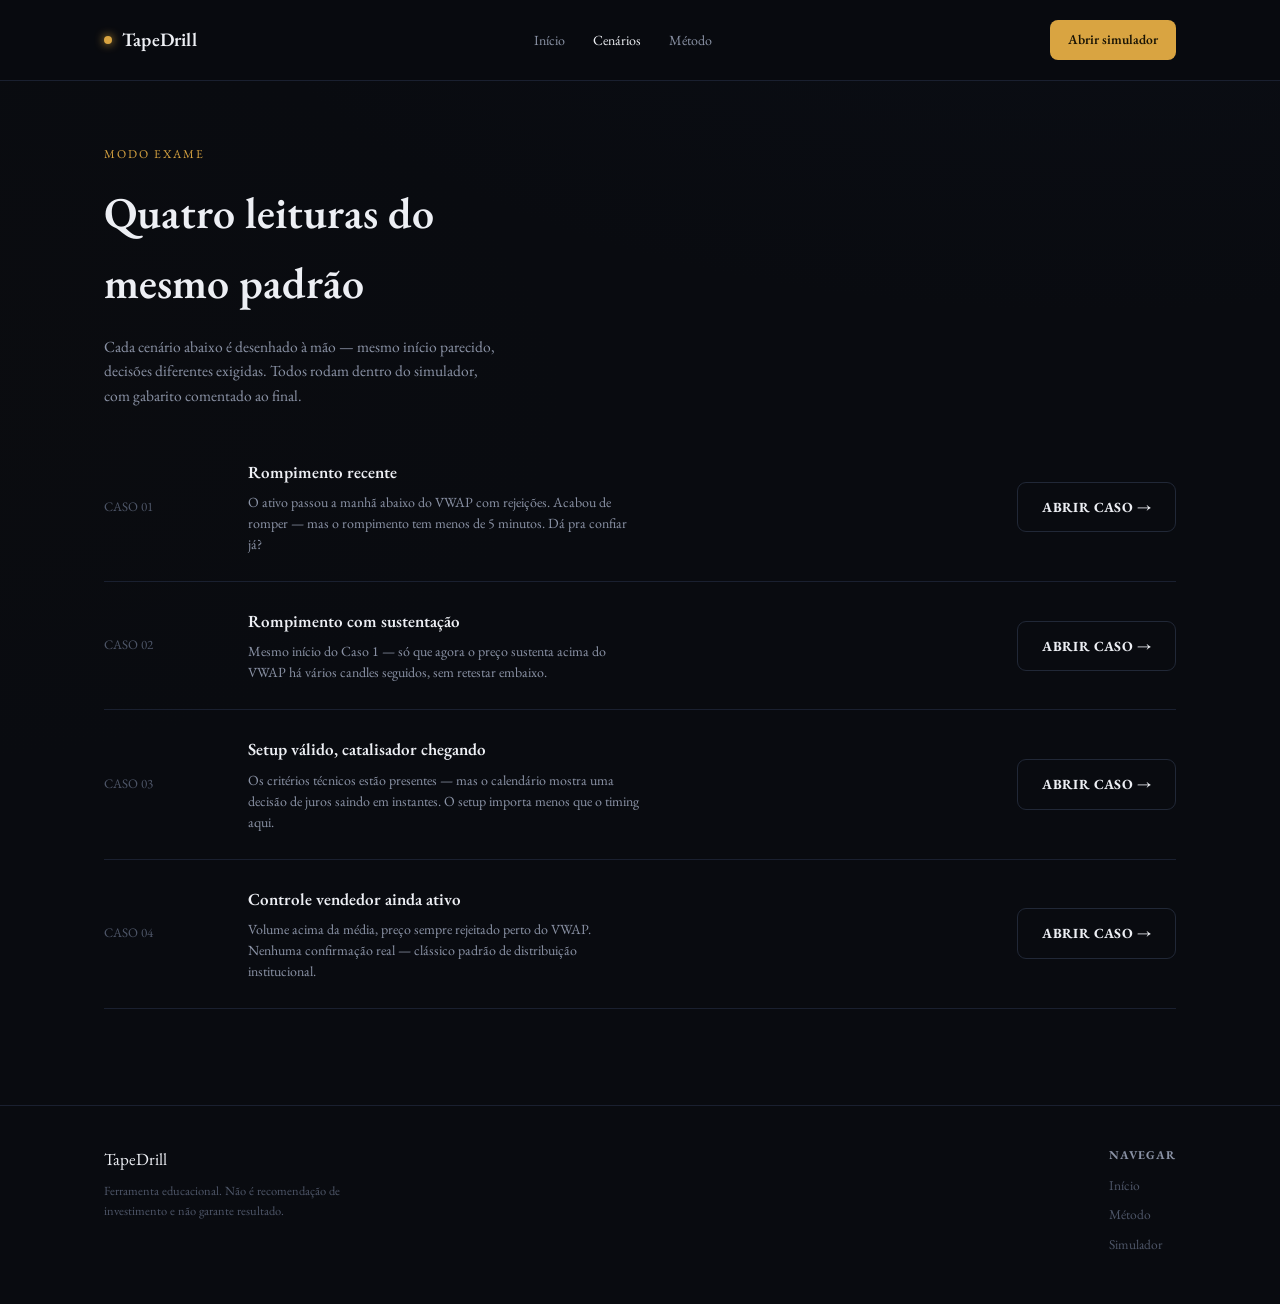
<file: cenarios.html>
<!DOCTYPE html>
<!--
  PÁGINA: Cenários (/cenarios.html)
  O QUE É: galeria com os 4 casos do Modo Exame do simulador, cada um com contexto.
  DEPENDE DE: assets/style.css
  Os 4 casos em si (texto, gabarito) vivem em simulador-vwap.html → array CASOS
  (procure por "const CASOS" nesse arquivo se for editar o conteúdo dos casos).
-->
<html lang="pt-BR">
<head>
<meta charset="UTF-8">
<meta name="viewport" content="width=device-width, initial-scale=1.0">
<title>Cenários — TapeDrill</title>
<link rel="icon" href="/assets/favicon/favicon.svg" type="image/svg+xml">
<link rel="icon" href="/assets/favicon.ico" sizes="any">
<link rel="icon" type="image/png" sizes="32x32" href="/assets/favicon/favicon-32x32.png">
<link rel="icon" type="image/png" sizes="16x16" href="/assets/favicon/favicon-16x16.png">
<link rel="apple-touch-icon" href="/assets/favicon/apple-touch-icon.png">
<link rel="manifest" href="/assets/favicon/site.webmanifest">
<link rel="preconnect" href="https://fonts.googleapis.com">
<link href="https://fonts.googleapis.com/css2?family=EB+Garamond:ital,wght@0,400;0,500;0,600;0,700;0,800;1,400;1,500;1,600&display=swap" rel="stylesheet">
<link rel="stylesheet" href="assets/style.css">
<style>
  .scenario{
    display:grid; grid-template-columns:120px 1fr auto; gap:24px; align-items:center;
    padding:26px 0; border-bottom:1px solid var(--line-soft);
  }
  .scenario .id{font-family:var(--font-mono); font-size:13px; color:var(--faint)}
  .scenario h3{font-size:17px; font-weight:600; margin-bottom:6px}
  .scenario p{color:var(--muted); font-size:14px; max-width:56ch; line-height:1.5}
  @media (max-width:700px){ .scenario{grid-template-columns:1fr; gap:8px} }
</style>
</head>
<body>
<nav class="site">
  <div class="wrap" style="display:flex;align-items:center;justify-content:space-between;width:100%">
    <a href="index.html" class="logo" style="text-decoration:none;color:inherit"><span class="dot"></span>TapeDrill</a>
    <div class="links">
      <a href="index.html">Início</a>
      <a href="cenarios.html" class="active">Cenários</a>
      <a href="metodo.html">Método</a>
    </div>
    <a href="login/" class="cta">Abrir simulador</a>
  </div>
</nav>

<section class="section" style="padding-top:64px">
  <div class="wrap">
    <div class="eyebrow" style="font-family:var(--font-mono);font-size:12px;letter-spacing:2px;text-transform:uppercase;color:var(--gold);margin-bottom:14px">modo exame</div>
    <h1 style="font-family:var(--font-display);font-size:clamp(30px,4.5vw,44px);font-weight:600;max-width:18ch;margin-bottom:16px">Quatro leituras do mesmo padrão</h1>
    <p style="color:var(--muted);font-size:15.5px;max-width:56ch;margin-bottom:24px">Cada cenário abaixo é desenhado à mão — mesmo início parecido, decisões diferentes exigidas. Todos rodam dentro do simulador, com gabarito comentado ao final.</p>

    <div>
      <div class="scenario">
        <div class="id">CASO 01</div>
        <div>
          <h3>Rompimento recente</h3>
          <p>O ativo passou a manhã abaixo do VWAP com rejeições. Acabou de romper — mas o rompimento tem menos de 5 minutos. Dá pra confiar já?</p>
        </div>
        <a href="login/" class="btn ghost">Abrir caso →</a>
      </div>
      <div class="scenario">
        <div class="id">CASO 02</div>
        <div>
          <h3>Rompimento com sustentação</h3>
          <p>Mesmo início do Caso 1 — só que agora o preço sustenta acima do VWAP há vários candles seguidos, sem retestar embaixo.</p>
        </div>
        <a href="login/" class="btn ghost">Abrir caso →</a>
      </div>
      <div class="scenario">
        <div class="id">CASO 03</div>
        <div>
          <h3>Setup válido, catalisador chegando</h3>
          <p>Os critérios técnicos estão presentes — mas o calendário mostra uma decisão de juros saindo em instantes. O setup importa menos que o timing aqui.</p>
        </div>
        <a href="login/" class="btn ghost">Abrir caso →</a>
      </div>
      <div class="scenario">
        <div class="id">CASO 04</div>
        <div>
          <h3>Controle vendedor ainda ativo</h3>
          <p>Volume acima da média, preço sempre rejeitado perto do VWAP. Nenhuma confirmação real — clássico padrão de distribuição institucional.</p>
        </div>
        <a href="login/" class="btn ghost">Abrir caso →</a>
      </div>
    </div>
  </div>
</section>

<footer class="site">
  <div class="wrap grid">
    <div>
      <div class="brand">TapeDrill</div>
      <p>Ferramenta educacional. Não é recomendação de investimento e não garante resultado.</p>
    </div>
    <div class="cols">
      <div class="col">
        <b>Navegar</b>
        <a href="index.html">Início</a>
        <a href="metodo.html">Método</a>
        <a href="login/">Simulador</a>
      </div>
    </div>
  </div>
</footer>
</body>
</html>
</file>
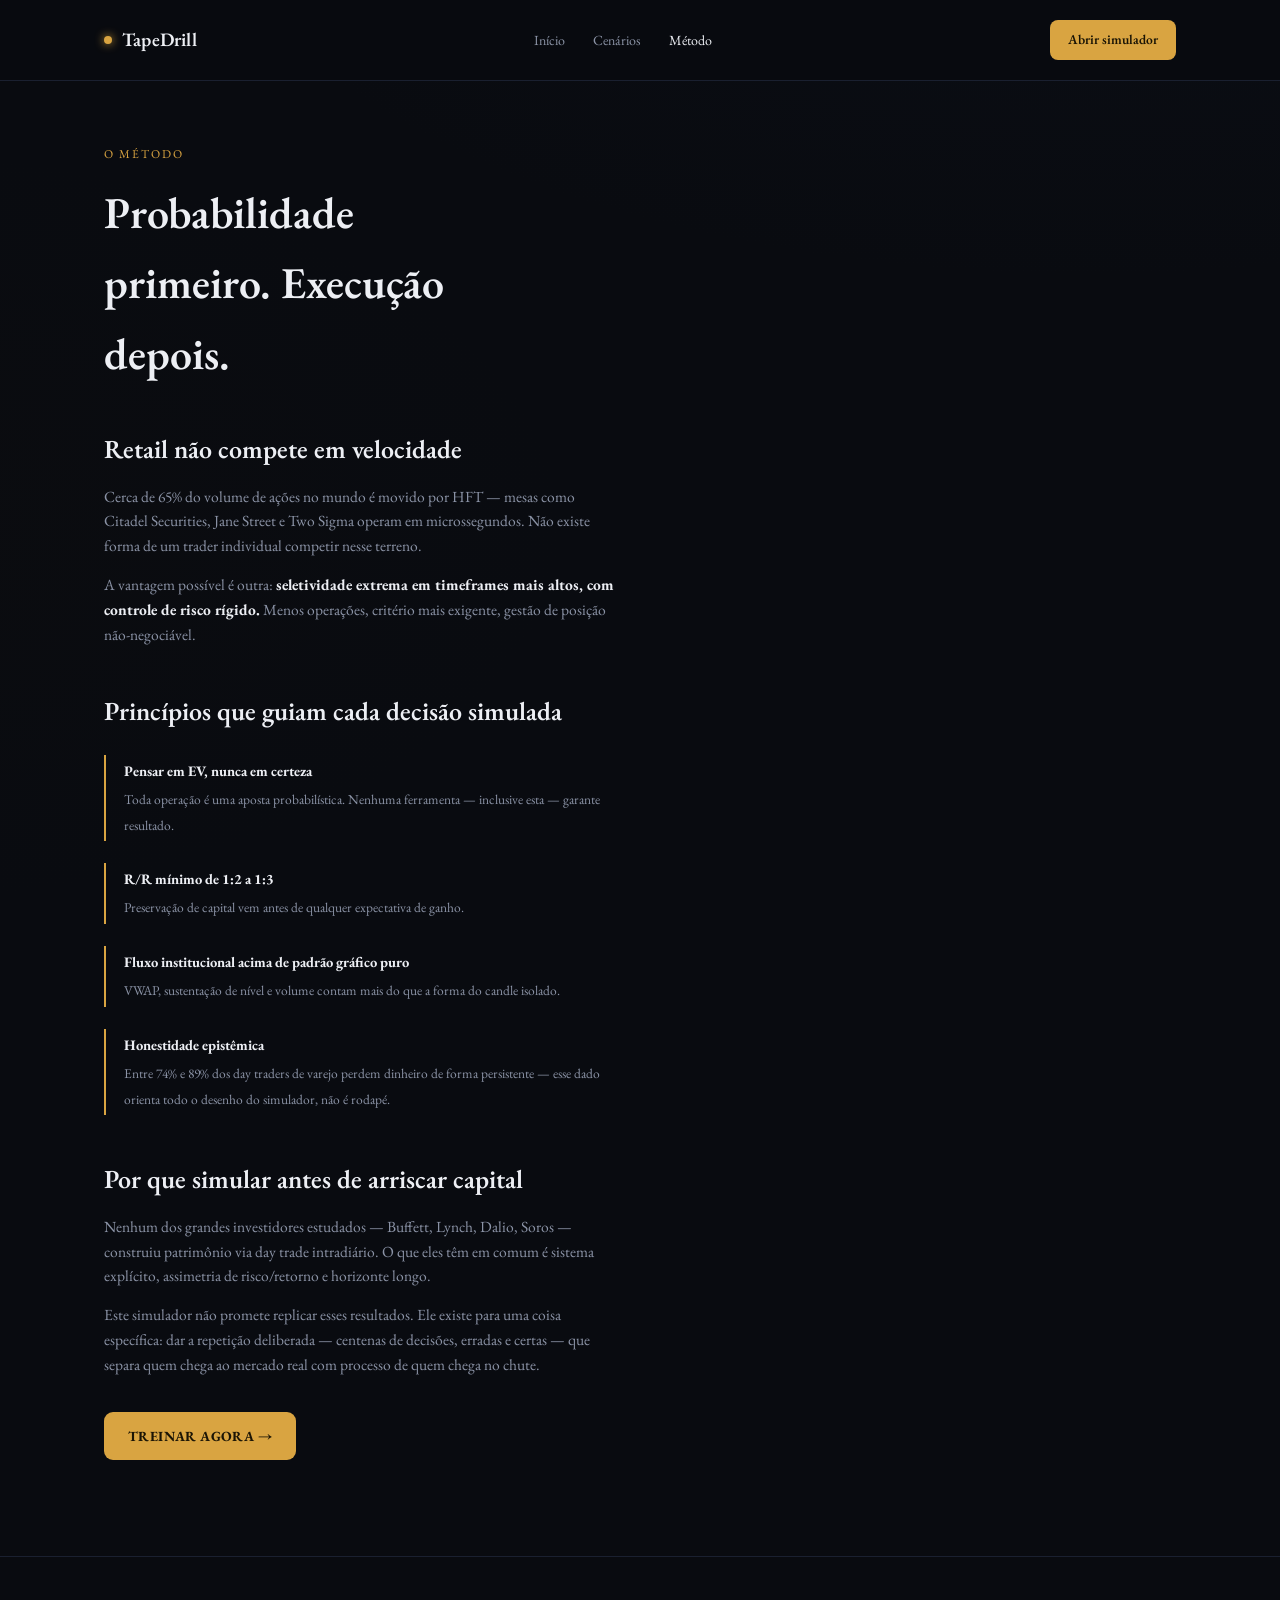
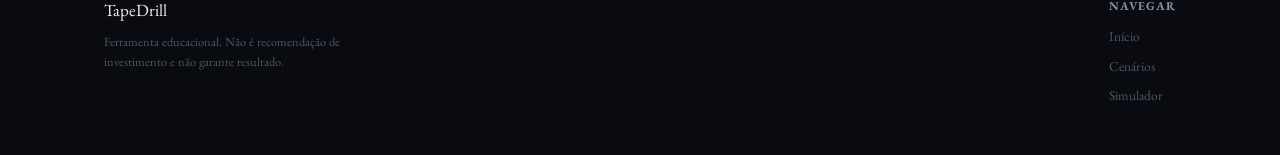
<file: metodo.html>
<!DOCTYPE html>
<!--
  PÁGINA: Método (/metodo.html)
  O QUE É: texto explicando os princípios do "Professor Trade" — EV, R/R,
           honestidade epistêmica sobre taxas de perda no day trade.
  DEPENDE DE: assets/style.css
-->
<html lang="pt-BR">
<head>
<meta charset="UTF-8">
<meta name="viewport" content="width=device-width, initial-scale=1.0">
<title>O Método — TapeDrill</title>
<link rel="icon" href="/assets/favicon/favicon.svg" type="image/svg+xml">
<link rel="icon" href="/assets/favicon.ico" sizes="any">
<link rel="icon" type="image/png" sizes="32x32" href="/assets/favicon/favicon-32x32.png">
<link rel="icon" type="image/png" sizes="16x16" href="/assets/favicon/favicon-16x16.png">
<link rel="apple-touch-icon" href="/assets/favicon/apple-touch-icon.png">
<link rel="manifest" href="/assets/favicon/site.webmanifest">
<link rel="preconnect" href="https://fonts.googleapis.com">
<link href="https://fonts.googleapis.com/css2?family=EB+Garamond:ital,wght@0,400;0,500;0,600;0,700;0,800;1,400;1,500;1,600&display=swap" rel="stylesheet">
<link rel="stylesheet" href="assets/style.css">
<style>
  .prose{max-width:64ch}
  .prose h2{font-family:var(--font-display);font-size:26px;font-weight:600;margin:44px 0 14px}
  .prose h2:first-child{margin-top:0}
  .prose p{color:var(--muted);font-size:15.5px;margin-bottom:14px}
  .prose b{color:var(--text)}
  .principle{border-left:2px solid var(--gold);padding:4px 0 4px 18px;margin:22px 0}
  .principle b{display:block;color:var(--text);font-size:14.5px;margin-bottom:4px}
  .principle span{color:var(--muted);font-size:13.5px}
</style>
</head>
<body>
<nav class="site">
  <div class="wrap" style="display:flex;align-items:center;justify-content:space-between;width:100%">
    <a href="index.html" class="logo" style="text-decoration:none;color:inherit"><span class="dot"></span>TapeDrill</a>
    <div class="links">
      <a href="index.html">Início</a>
      <a href="cenarios.html">Cenários</a>
      <a href="metodo.html" class="active">Método</a>
    </div>
    <a href="login/" class="cta">Abrir simulador</a>
  </div>
</nav>

<section class="section" style="padding-top:64px">
  <div class="wrap">
    <div class="eyebrow" style="font-family:var(--font-mono);font-size:12px;letter-spacing:2px;text-transform:uppercase;color:var(--gold);margin-bottom:14px">o método</div>
    <h1 style="font-family:var(--font-display);font-size:clamp(30px,4.5vw,44px);font-weight:600;max-width:16ch;margin-bottom:40px">Probabilidade primeiro. Execução depois.</h1>

    <div class="prose">
      <h2>Retail não compete em velocidade</h2>
      <p>Cerca de 65% do volume de ações no mundo é movido por HFT — mesas como Citadel Securities, Jane Street e Two Sigma operam em microssegundos. Não existe forma de um trader individual competir nesse terreno.</p>
      <p>A vantagem possível é outra: <b>seletividade extrema em timeframes mais altos, com controle de risco rígido.</b> Menos operações, critério mais exigente, gestão de posição não-negociável.</p>

      <h2>Princípios que guiam cada decisão simulada</h2>
      <div class="principle"><b>Pensar em EV, nunca em certeza</b><span>Toda operação é uma aposta probabilística. Nenhuma ferramenta — inclusive esta — garante resultado.</span></div>
      <div class="principle"><b>R/R mínimo de 1:2 a 1:3</b><span>Preservação de capital vem antes de qualquer expectativa de ganho.</span></div>
      <div class="principle"><b>Fluxo institucional acima de padrão gráfico puro</b><span>VWAP, sustentação de nível e volume contam mais do que a forma do candle isolado.</span></div>
      <div class="principle"><b>Honestidade epistêmica</b><span>Entre 74% e 89% dos day traders de varejo perdem dinheiro de forma persistente — esse dado orienta todo o desenho do simulador, não é rodapé.</span></div>

      <h2>Por que simular antes de arriscar capital</h2>
      <p>Nenhum dos grandes investidores estudados — Buffett, Lynch, Dalio, Soros — construiu patrimônio via day trade intradiário. O que eles têm em comum é sistema explícito, assimetria de risco/retorno e horizonte longo.</p>
      <p>Este simulador não promete replicar esses resultados. Ele existe para uma coisa específica: dar a repetição deliberada — centenas de decisões, erradas e certas — que separa quem chega ao mercado real com processo de quem chega no chute.</p>
    </div>

    <a href="login/" class="btn primary" style="margin-top:20px">Treinar agora →</a>
  </div>
</section>

<footer class="site">
  <div class="wrap grid">
    <div>
      <div class="brand">TapeDrill</div>
      <p>Ferramenta educacional. Não é recomendação de investimento e não garante resultado.</p>
    </div>
    <div class="cols">
      <div class="col">
        <b>Navegar</b>
        <a href="index.html">Início</a>
        <a href="cenarios.html">Cenários</a>
        <a href="login/">Simulador</a>
      </div>
    </div>
  </div>
</footer>
</body>
</html>
</file>
<file: assets/style.css>
/* ===== TapeDrill — sistema de design do site =====
   USADO POR: index.html, cenarios.html, metodo.html
   NÃO usado por: simulador-vwap.html (esse tem seu próprio CSS inline,
   com a paleta ajustada pra combinar com este arquivo — se mudar uma cor
   aqui, considera atualizar as variáveis --alta/--baixa/--vwap lá também).

   ÍNDICE (Ctrl+F pelo título da seção):
     :root            → tokens de cor/tipografia
     nav              → cabeçalho fixo do site
     hero             → seção de abertura da home
     stat-band        → faixa da estatística de honestidade
     section          → título+texto genérico de seção
     steps / cards     → grades dos "4 passos" e dos cenários
     footer.site      → rodapé
     @media           → breakpoints responsivos (860px e 640px)
*/
:root{
  --ink:#090B10;
  --panel:#10141C;
  --panel-2:#161B26;
  --line:#212837;
  --line-soft:#1A2030;
  --text:#EDEFF4;
  --muted:#8B93A6;
  --faint:#4E5668;
  --gold:#D9A441;
  --gold-dim:#3A2E14;
  --buy:#2ECC8F;
  --buy-dim:#0E3B2A;
  --sell:#F2495C;
  --sell-dim:#3F1620;
  --ring:#D9A44155;

  --font-display:'EB Garamond', Georgia, serif;
  --font-ui:'EB Garamond', Georgia, serif;
  --font-mono:'EB Garamond', Georgia, serif;
}

*{box-sizing:border-box; margin:0; padding:0}
html{scroll-behavior:smooth; overflow-x:hidden}
body{
  overflow-x:hidden;
  background:var(--ink); color:var(--text); font-family:var(--font-ui);
  font-size:16px; line-height:1.6;
  background-image:
    radial-gradient(900px 420px at 85% -8%, #16203622, transparent),
    radial-gradient(700px 380px at -10% 30%, #1A140C1a, transparent);
}
a{color:inherit}
img{max-width:100%; display:block}
:focus-visible{outline:2px solid var(--ring); outline-offset:2px}
.mono{font-family:var(--font-mono)}

.wrap{max-width:1120px; margin:0 auto; padding:0 24px}

/* ---- nav ---- */
nav.site{
  display:flex; align-items:center; justify-content:space-between;
  padding:20px 24px; border-bottom:1px solid var(--line-soft);
  position:sticky; top:0; background:#090B10DD; backdrop-filter:blur(8px); z-index:50;
}
nav.site .logo{display:flex; align-items:center; gap:10px; font-family:var(--font-display); font-size:19px; font-weight:600; letter-spacing:.2px; white-space:nowrap; flex-shrink:0}
nav.site .logo .dot{width:8px; height:8px; border-radius:50%; background:var(--gold); box-shadow:0 0 10px var(--gold)}
nav.site .links{display:flex; gap:28px; font-size:14px; color:var(--muted)}
nav.site .links a{text-decoration:none; transition:color .15s}
nav.site .links a:hover, nav.site .links a.active{color:var(--text)}
nav.site .cta{
  font-family:var(--font-ui); font-weight:600; font-size:13.5px;
  background:var(--gold); color:#1A1405; padding:9px 18px; border-radius:8px;
  text-decoration:none; white-space:nowrap;
}
.nav-toggle{display:none}

/* ---- hero ---- */
.hero{padding:88px 0 64px; position:relative}
.hero-grid{display:grid; grid-template-columns:1fr 1fr; gap:56px; align-items:center}
.cta-band{
  border:1px solid var(--line); border-radius:16px; padding:40px;
  display:flex; justify-content:space-between; align-items:center; gap:20px; flex-wrap:wrap;
  background:var(--panel);
}
.hero .eyebrow{
  font-family:var(--font-mono); font-size:12px; letter-spacing:2px; text-transform:uppercase;
  color:var(--gold); margin-bottom:18px; display:flex; align-items:center; gap:10px;
}
.hero .eyebrow::before{content:''; width:22px; height:1px; background:var(--gold)}
.hero h1{
  font-family:var(--font-display); font-weight:700; font-size:clamp(34px,5.4vw,58px);
  line-height:1.08; letter-spacing:-.5px; max-width:14ch; margin-bottom:22px;
}
.hero h1 em{font-style:italic; color:var(--gold)}
.hero p.lead{font-size:18px; font-style:italic; color:var(--muted); max-width:46ch; margin-bottom:34px}
.hero .actions{display:flex; gap:14px; flex-wrap:wrap; margin-bottom:64px}
.btn{
  font-family:var(--font-ui); font-weight:700; font-size:14px; letter-spacing:.4px; text-transform:uppercase;
  padding:13px 24px; border-radius:9px; text-decoration:none; display:inline-flex; align-items:center; gap:8px;
  transition:transform .15s, border-color .15s, background .15s;
}
.btn:hover{transform:translateY(-1px)}
.btn.primary{background:var(--gold); color:#1A1405}
.btn.ghost{background:transparent; border:1px solid var(--line); color:var(--text)}
.btn.ghost:hover{border-color:var(--gold)}

.hero-laptop-wrap{width:100%; height:480px; position:relative}
.hero-laptop{width:100%; height:100%; position:relative}
.hero-laptop canvas{display:block; width:100% !important; height:100% !important}
@media (max-width:860px){ .hero-laptop-wrap{height:340px} }
@media (max-width:640px){ .hero-laptop-wrap{height:280px} }

/* ---- signature chart (fallback sem WebGL) ---- */
.tape-wrap{
  border:1px solid var(--line); border-radius:14px; background:var(--panel);
  padding:22px 24px 18px; overflow:hidden;
}
.tape-wrap .tape-label{
  display:flex; justify-content:space-between; align-items:center; margin-bottom:12px;
  font-family:var(--font-mono); font-size:11.5px; color:var(--faint); text-transform:uppercase; letter-spacing:1px;
}
.tape-wrap .tape-label b{color:var(--muted); font-weight:600}
#heroTape{width:100%; height:auto; display:block}
.tape-caption{
  margin-top:14px; padding-top:14px; border-top:1px solid var(--line-soft);
  font-size:13.5px; font-style:italic; color:var(--muted); line-height:1.55;
}
.tape-caption b{color:var(--text)}
@media (prefers-reduced-motion: reduce){
  .tape-anim{animation:none !important}
}

/* ---- ticker ao vivo (fita de pregão) ---- */
.ticker-band{
  border-bottom:1px solid var(--line-soft); background:var(--panel); overflow:hidden;
  white-space:nowrap; position:relative;
}
.ticker-band::before, .ticker-band::after{
  content:''; position:absolute; top:0; bottom:0; width:60px; z-index:2; pointer-events:none;
}
.ticker-band::before{left:0; background:linear-gradient(90deg, var(--panel), transparent)}
.ticker-band::after{right:0; background:linear-gradient(270deg, var(--panel), transparent)}
.ticker-track{
  display:inline-flex; align-items:center; gap:36px; padding:9px 0;
  font-family:var(--font-mono); font-size:12px; color:var(--muted);
  animation:tickerScroll 38s linear infinite;
}
.ticker-track span{display:inline-flex; align-items:center; gap:8px; white-space:nowrap}
.ticker-track .up{color:var(--buy)} .ticker-track .down{color:var(--sell)}
.ticker-track .sep{color:var(--faint)}
@keyframes tickerScroll{from{transform:translateX(0)} to{transform:translateX(-50%)}}
@media (prefers-reduced-motion: reduce){.ticker-track{animation:none}}

/* ---- reveal ao rolar a página ---- */
[data-reveal]{opacity:0; transform:translateY(18px); transition:opacity .6s ease, transform .6s cubic-bezier(.16,1,.3,1)}
[data-reveal].in{opacity:1; transform:translateY(0)}
[data-reveal-stagger] > *{opacity:0; transform:translateY(14px); transition:opacity .5s ease, transform .5s cubic-bezier(.16,1,.3,1)}
[data-reveal-stagger].in > *{opacity:1; transform:translateY(0)}
@media (prefers-reduced-motion: reduce){
  [data-reveal], [data-reveal-stagger] > *{opacity:1 !important; transform:none !important; transition:none !important}
}

/* ---- inclinação 3D no card do hero ---- */
.tape-wrap{transition:transform .12s ease-out; transform-style:preserve-3d; will-change:transform}

/* ---- selo 3D por seção (ícone bespoke, como na Resend) ---- */
.icon-card{
  width:96px; height:96px; border-radius:22px; margin:0 auto 26px;
  background:linear-gradient(145deg,#171a21,#0A0B0F);
  border:1px solid #262a34; overflow:hidden;
  box-shadow:0 24px 44px -14px #000000A0, inset 0 1px 0 #FFFFFF10;
}
.icon-card canvas{width:100%; height:100%; display:block}
.section-head.centered{text-align:center; margin-left:auto; margin-right:auto}

.stat-band{border-top:1px solid var(--line-soft); border-bottom:1px solid var(--line-soft); padding:56px 0; background:var(--panel-2)}
.stat-band .grid{display:grid; grid-template-columns:1fr 1.4fr; gap:48px; align-items:center}
.stat-band .num{font-family:var(--font-display); font-size:clamp(48px,7vw,84px); color:var(--sell); line-height:1; font-weight:800; font-style:italic}
.stat-band .num span{font-size:.32em; color:var(--muted); font-family:var(--font-ui); font-weight:600; display:block; margin-top:10px; letter-spacing:.3px}
.stat-band .copy p{color:var(--muted); font-size:15.5px; max-width:52ch}
.stat-band .copy p + p{margin-top:14px}
.stat-band .copy b{color:var(--text)}

/* ---- method steps ---- */
.section{padding:76px 0}
.section-head{max-width:60ch; margin-bottom:44px}
.section-head .eyebrow{font-family:var(--font-mono); font-size:12px; letter-spacing:2px; text-transform:uppercase; color:var(--faint); margin-bottom:12px}
.section-head h2{font-family:var(--font-display); font-size:clamp(26px,3.4vw,36px); font-weight:700; margin-bottom:12px}
.section-head p{color:var(--muted); font-size:16px; font-style:italic}

.steps{display:grid; grid-template-columns:repeat(4,1fr); gap:1px; background:var(--line); border:1px solid var(--line); border-radius:14px; overflow:hidden}
.step{background:var(--panel); padding:28px 22px}
.step .n{font-family:var(--font-mono); color:var(--gold); font-size:13px; margin-bottom:16px}
.step h3{font-size:17px; font-weight:700; margin-bottom:8px}
.step p{font-size:13.5px; color:var(--muted); line-height:1.55}

/* ---- scenario cards ---- */
/* ---- capacidades técnicas (grid de 6) ---- */
.capgrid{display:grid; grid-template-columns:repeat(3,1fr); gap:16px}
.capcard{
  background:var(--panel); border:1px solid var(--line); border-radius:12px; padding:22px;
  transition:border-color .15s, transform .15s;
}
.capcard:hover{border-color:var(--gold); transform:translateY(-2px)}
.capcard .captag{
  font-family:var(--font-mono); font-size:10.5px; letter-spacing:1px; text-transform:uppercase;
  color:var(--gold); margin-bottom:12px;
}
.capcard h3{font-size:17px; font-weight:700; line-height:1.35; margin-bottom:8px}
.capcard p{font-size:13px; color:var(--muted); line-height:1.55}
@media (max-width:860px){ .capgrid{grid-template-columns:repeat(2,1fr)} }
@media (max-width:640px){ .capgrid{grid-template-columns:1fr} }

.cards{display:grid; grid-template-columns:repeat(4,1fr); gap:16px}
.card{
  background:var(--panel); border:1px solid var(--line); border-radius:12px; padding:20px;
  transition:border-color .15s, transform .15s; text-decoration:none; display:flex; flex-direction:column; gap:12px;
}
.card:hover{border-color:var(--gold); transform:translateY(-2px)}
.card .tag{
  font-family:var(--font-mono); font-size:10.5px; letter-spacing:1px; text-transform:uppercase;
  width:fit-content; padding:4px 9px; border-radius:5px;
}
.tag.buy{background:var(--buy-dim); color:var(--buy)}
.tag.sell{background:var(--sell-dim); color:var(--sell)}
.card h3{font-size:17px; font-weight:700; line-height:1.35}
.card p{font-size:13px; color:var(--muted); line-height:1.5}
.card .go{margin-top:auto; font-family:var(--font-mono); font-size:12px; color:var(--gold)}

/* ---- footer ---- */
footer.site{border-top:1px solid var(--line-soft); padding:40px 0; margin-top:20px}
footer.site .grid{display:flex; justify-content:space-between; align-items:flex-start; gap:24px; flex-wrap:wrap}
footer.site .brand{font-family:var(--font-display); font-size:17px}
footer.site p{color:var(--faint); font-size:12.5px; max-width:44ch; line-height:1.6; margin-top:8px}
footer.site .cols{display:flex; gap:56px; flex-wrap:wrap}
footer.site .col b{display:block; font-size:12px; color:var(--muted); margin-bottom:10px; text-transform:uppercase; letter-spacing:1px}
footer.site .col a{display:block; font-size:13.5px; color:var(--faint); text-decoration:none; margin-bottom:8px}
footer.site .col a:hover{color:var(--text)}

@media (max-width:860px){
  .stat-band .grid{grid-template-columns:1fr}
  .steps{grid-template-columns:repeat(2,1fr)}
  .cards{grid-template-columns:repeat(2,1fr)}
  nav.site .links{display:none}
  .hero-grid{grid-template-columns:1fr; gap:36px}
}
@media (max-width:640px){
  .wrap{padding:0 18px}
  nav.site{padding:16px 18px}
  nav.site .logo{font-size:16px}
  nav.site .cta{padding:8px 14px; font-size:12.5px}
  .hero{padding:44px 0 36px}
  .hero .lead{font-size:16px}
  .hero .actions{margin-bottom:40px}
  .hero .actions .btn{flex:1 1 auto; justify-content:center; text-align:center}
  .tape-wrap{padding:18px 16px 16px}
  .stat-band{padding:40px 0}
  .stat-band .num{font-size:52px}
  .section{padding:52px 0}
  .steps{grid-template-columns:1fr}
  .cards{grid-template-columns:1fr}
  .cta-band{padding:28px 22px; flex-direction:column; align-items:flex-start; text-align:left}
  .cta-band .btn{width:100%; justify-content:center}
  footer.site .grid{flex-direction:column}
  footer.site .cols{gap:32px}
}
</file>
